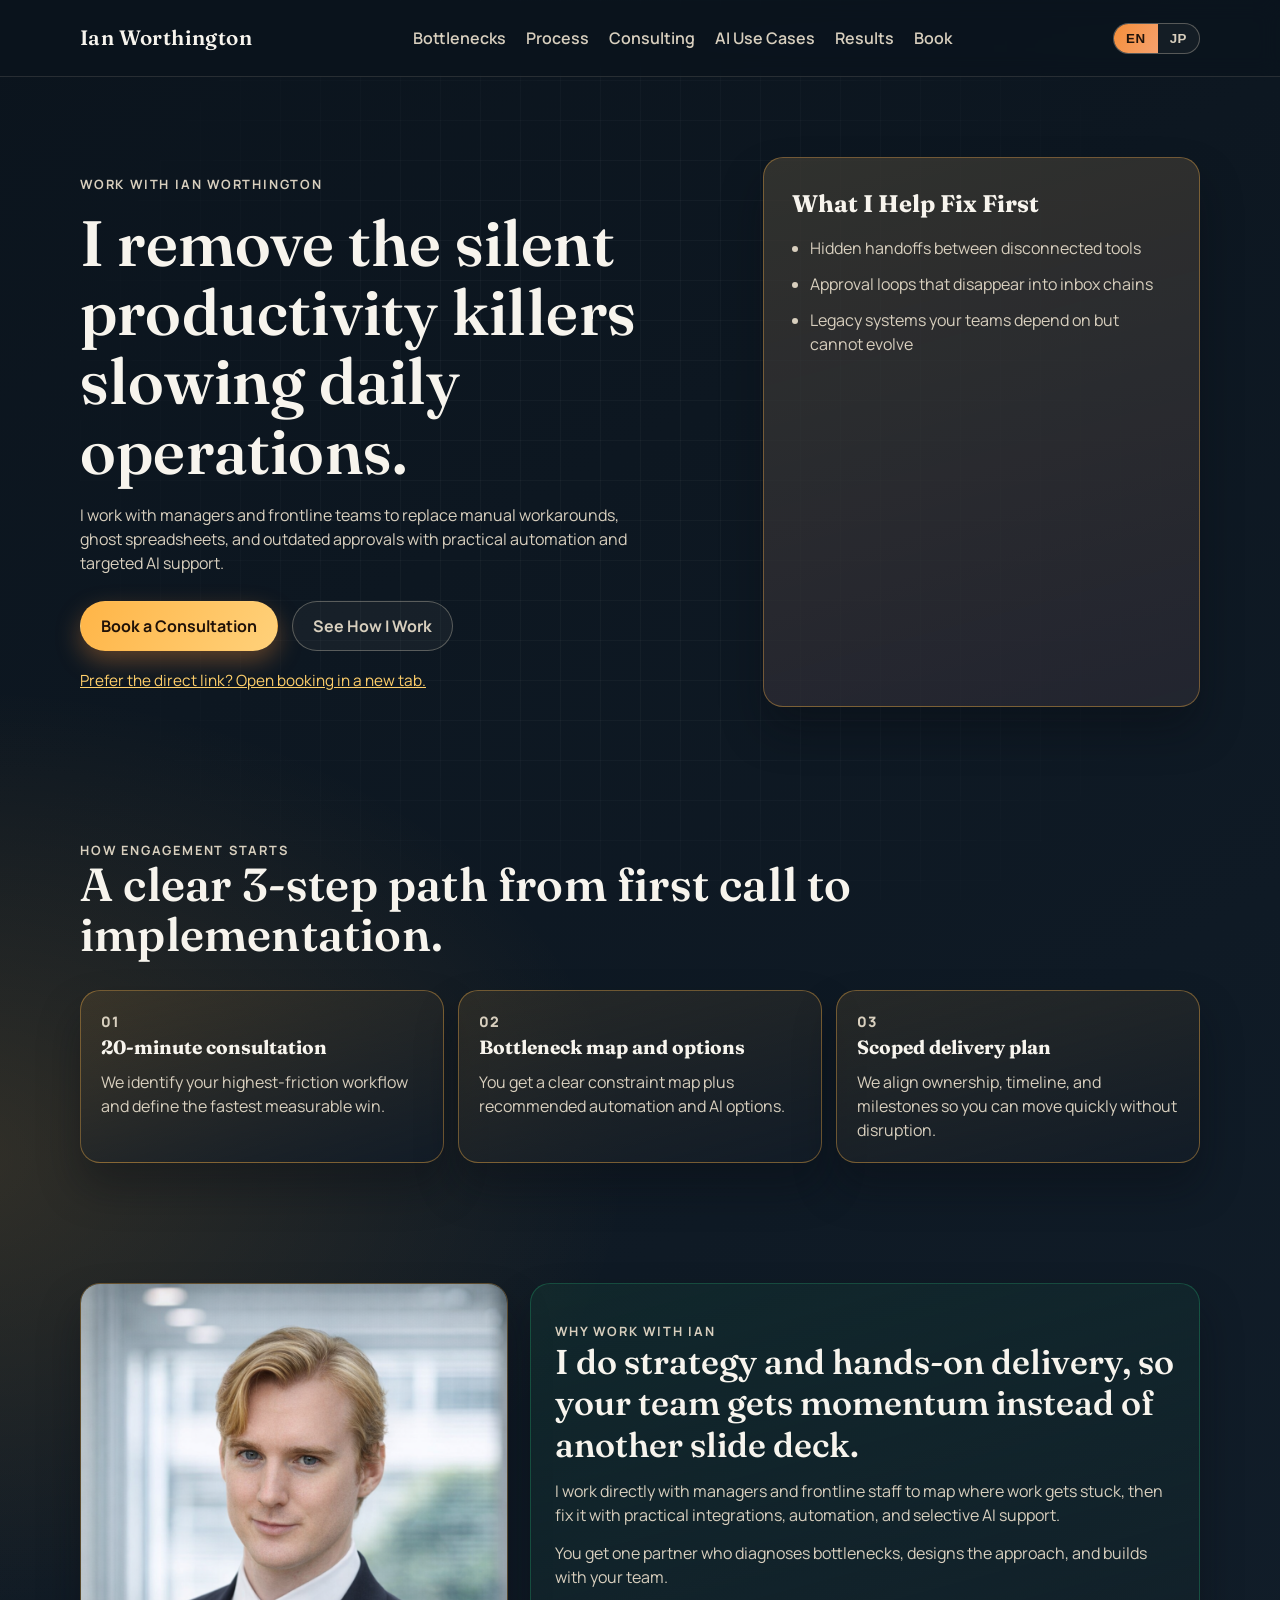
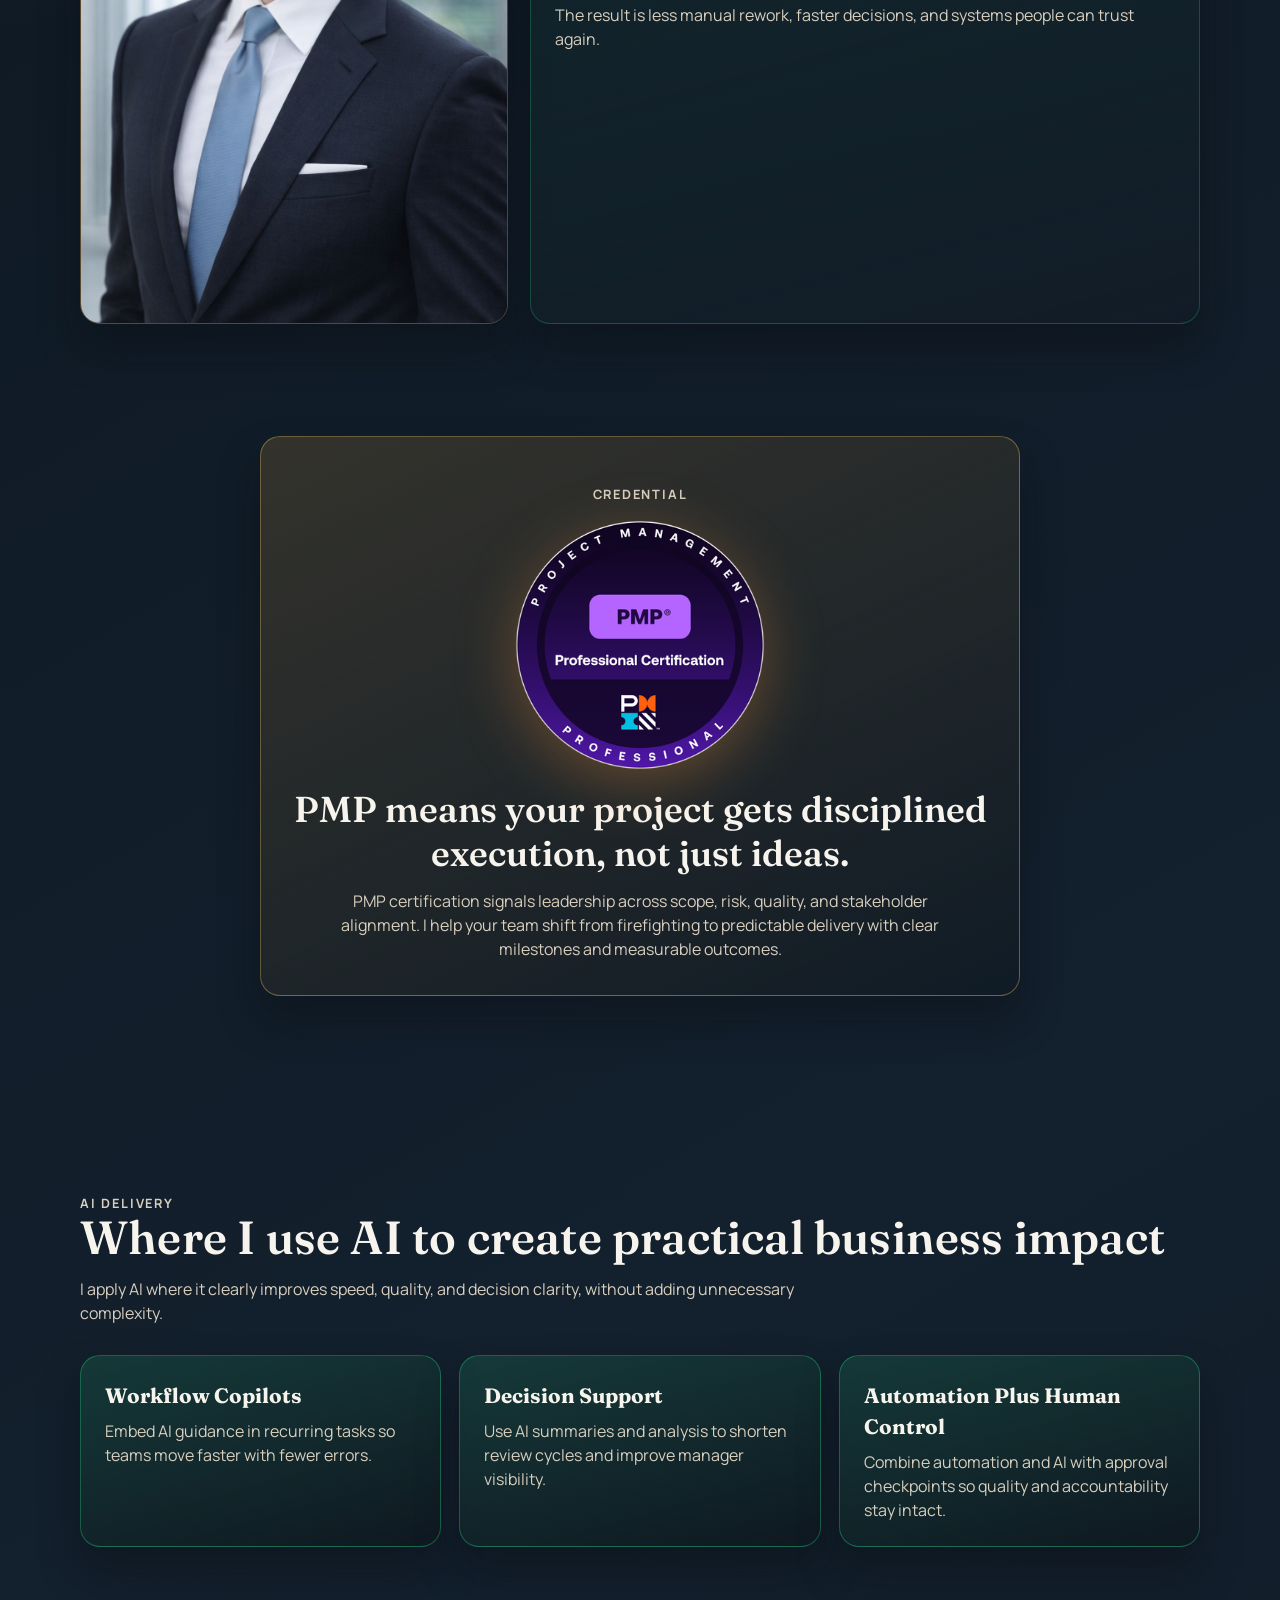
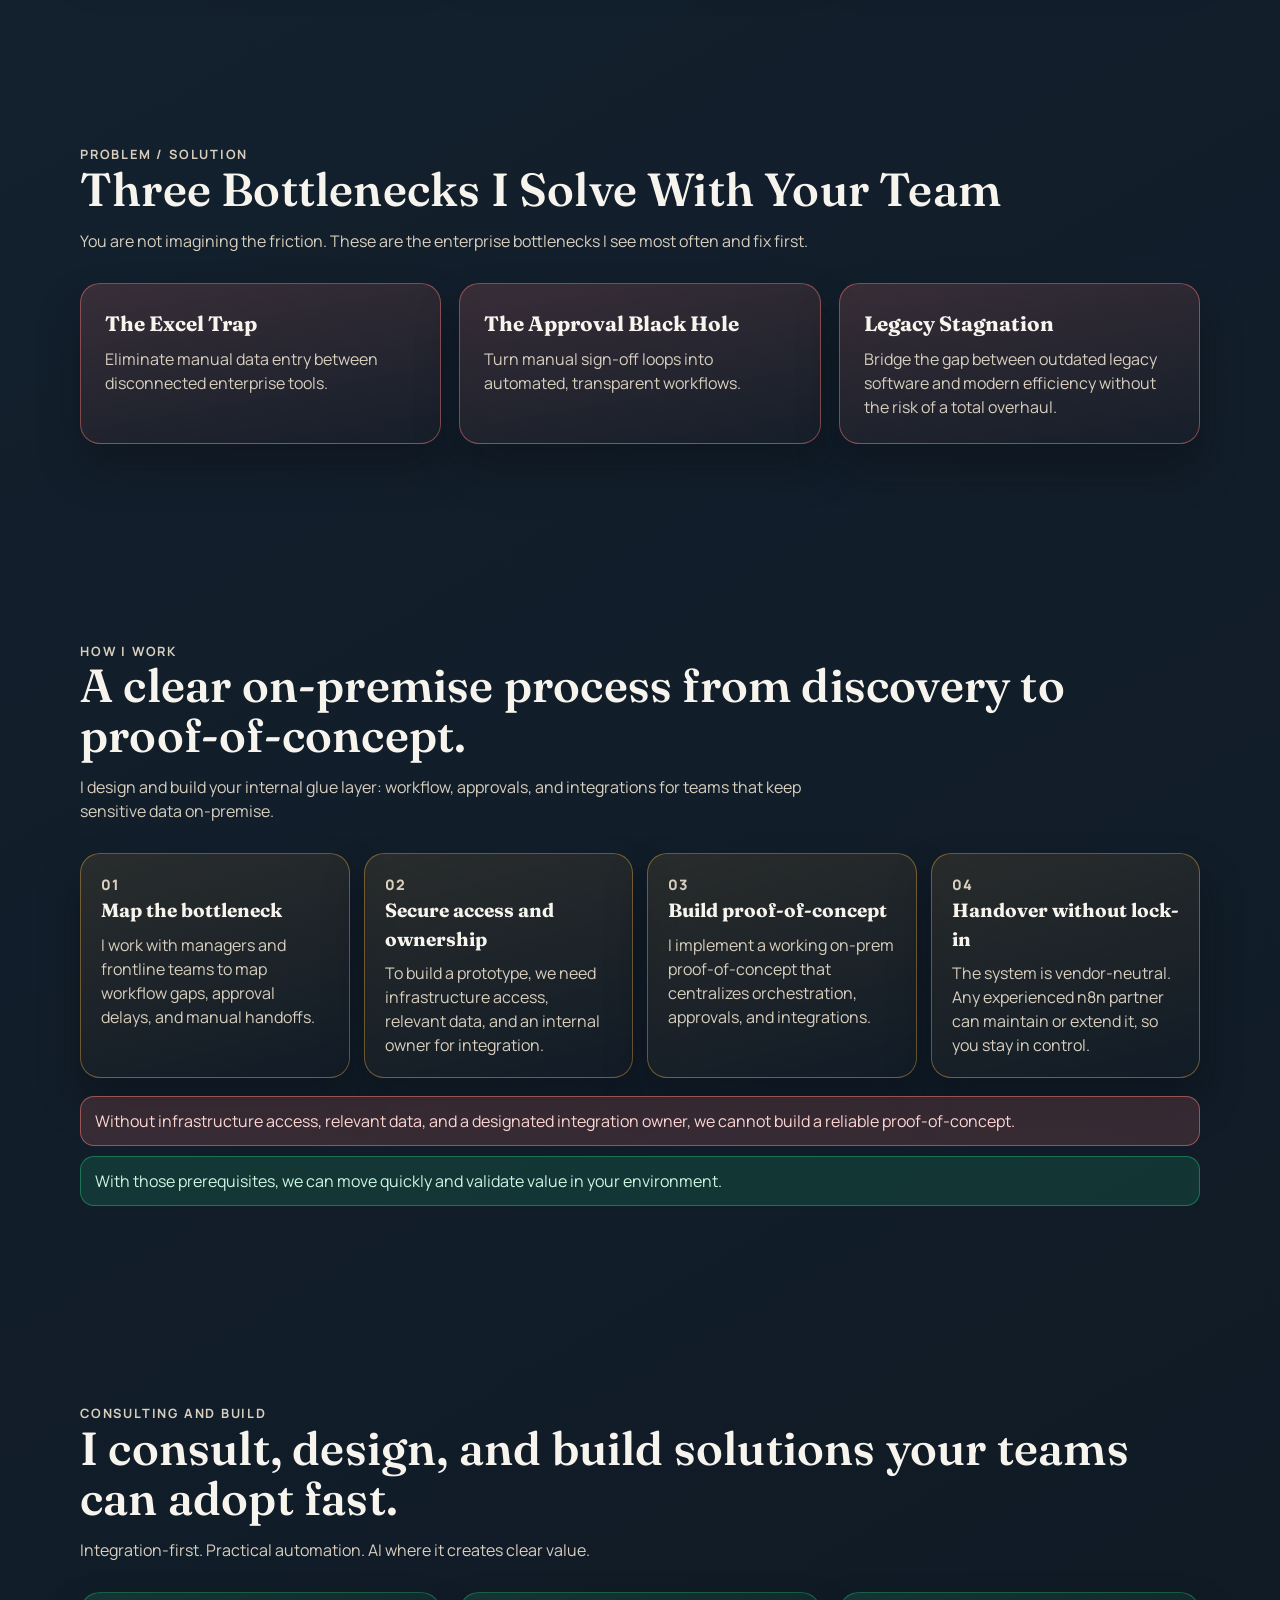
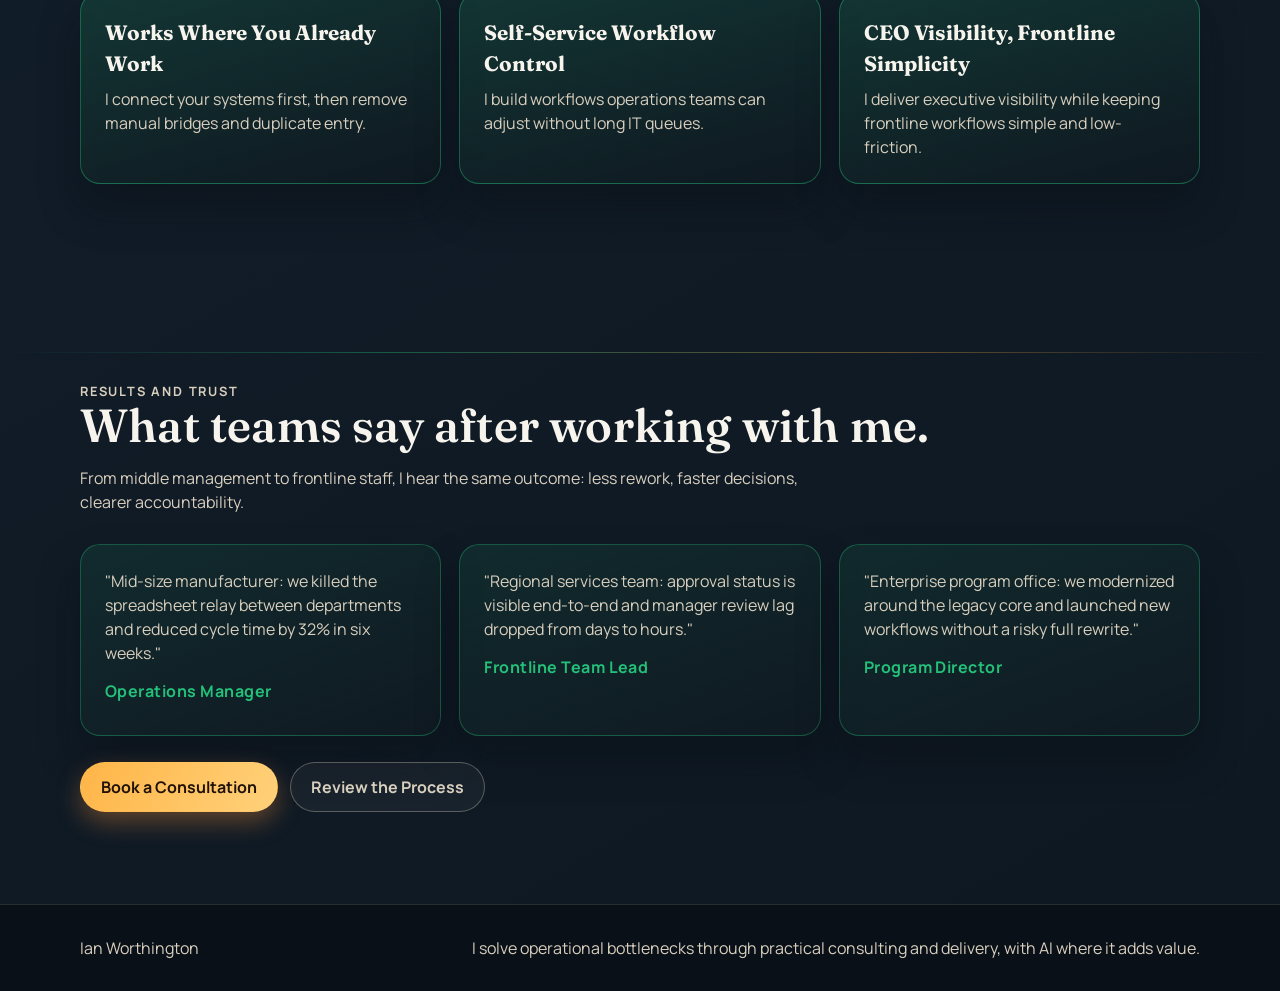
<file: index.html>
﻿<!DOCTYPE html>
<html lang="en">
<head>
  <meta charset="UTF-8">
  <meta name="viewport" content="width=device-width, initial-scale=1.0">
  <title>Ian Worthington | Consulting and Solution Building</title>
  <meta id="meta-description" name="description" content="I help teams remove operational bottlenecks and technical debt through hands-on consulting and practical solution delivery.">
  <link rel="preconnect" href="https://fonts.googleapis.com">
  <link rel="preconnect" href="https://fonts.gstatic.com" crossorigin>
  <link href="https://fonts.googleapis.com/css2?family=Fraunces:opsz,wght@9..144,300..700&family=Manrope:wght@400;500;600;700;800&display=swap" rel="stylesheet">
  <link rel="stylesheet" href="styles.css">
</head>
<!-- Google tag (gtag.js) -->
<script async src="https://www.googletagmanager.com/gtag/js?id=G-MWHQ6DY5W8"></script>
<script>
  window.dataLayer = window.dataLayer || [];
  function gtag(){dataLayer.push(arguments);}
  gtag('js', new Date());

  gtag('config', 'G-MWHQ6DY5W8');
</script>
<body>
  <div class="background-glow" aria-hidden="true"></div>

  <header class="site-header">
    <div class="container nav-wrap">
      <a href="#top" class="brand">Ian Worthington</a>
      <nav class="top-nav" aria-label="Main navigation">
        <a href="#pain" data-i18n="nav.pain">Bottlenecks</a>
        <a href="#process" data-i18n="nav.process">Process</a>
        <a href="#consulting" data-i18n="nav.features">Consulting</a>
        <a href="#ai-focus" data-i18n="nav.ai">AI Use Cases</a>
        <a href="#proof" data-i18n="nav.proof">Results</a>
        <a href="https://meeting.calendr.it//ian-worthington-consulting" data-i18n="nav.booking">Book</a>
      </nav>
      <div class="lang-switcher" role="group" aria-label="Language selector">
        <button class="lang-btn" type="button" data-lang="en" aria-pressed="false">EN</button>
        <button class="lang-btn" type="button" data-lang="ja" aria-pressed="false">JP</button>
      </div>
    </div>
  </header>

  <main id="top">
    <section class="hero section">
      <div class="container hero-grid">
        <div class="hero-copy reveal">
          <p class="kicker" data-i18n="hero.kicker">Work With Ian Worthington</p>
          <h1 data-i18n="hero.title">I help teams remove the silent productivity killers slowing down daily operations.</h1>
          <p data-i18n="hero.body">
            I partner with middle managers and frontline teams to replace manual workarounds,
            ghost spreadsheets, and outdated approval loops with practical automation and targeted AI support that fits your current stack.
          </p>
          <div class="hero-actions">
            <a class="btn btn-primary" href="https://meeting.calendr.it//ian-worthington-consulting" data-i18n="hero.ctaPrimary">Book a Consultation</a>
            <a class="btn btn-ghost" href="#process" data-i18n="hero.ctaSecondary">See How I Work</a>
          </div>
          <p class="hero-support"><a href="https://meeting.calendr.it//ian-worthington-consulting" target="_blank" rel="noopener noreferrer" data-i18n="hero.bookingFallback">Prefer the direct link? Open booking in a new tab.</a></p>
        </div>

        <aside class="hero-card reveal" aria-label="Highlights">
          <h2 data-i18n="hero.highlightsTitle">What I Help Fix First</h2>
          <ul>
            <li data-i18n="hero.highlight1">Hidden handoffs between disconnected tools</li>
            <li data-i18n="hero.highlight2">Approval loops that disappear into inbox chains</li>
            <li data-i18n="hero.highlight3">Legacy systems your teams depend on but cannot evolve</li>
          </ul>
        </aside>
      </div>
    </section>

    <section class="section quick-start" id="start-here">
      <div class="container">
        <div class="section-head reveal">
          <p class="kicker" data-i18n="start.kicker">How Engagement Starts</p>
          <h2 data-i18n="start.title">A simple 3-step path from first call to implementation.</h2>
        </div>
        <div class="flow-grid">
          <article class="flow-step reveal">
            <p class="flow-step-number">01</p>
            <h3 data-i18n="start.step1.title">20-minute consultation</h3>
            <p data-i18n="start.step1.body">We identify your highest-friction workflow and define the fastest measurable win.</p>
          </article>
          <article class="flow-step reveal">
            <p class="flow-step-number">02</p>
            <h3 data-i18n="start.step2.title">Bottleneck map and options</h3>
            <p data-i18n="start.step2.body">You receive a clear map of constraints plus recommended automation and AI options.</p>
          </article>
          <article class="flow-step reveal">
            <p class="flow-step-number">03</p>
            <h3 data-i18n="start.step3.title">Scoped delivery plan</h3>
            <p data-i18n="start.step3.body">We align on ownership, timeline, and milestones to move quickly without disruption.</p>
          </article>
        </div>
      </div>
    </section>

    <section class="section personal-intro" id="about-ian">
      <div class="container personal-intro-grid">
        <figure class="personal-photo reveal">
          <img src="pics/bigian.png" data-i18n-attr="alt:profile.imageAlt" alt="Portrait of Ian Worthington">
        </figure>
        <div class="personal-copy reveal">
          <p class="kicker" data-i18n="profile.kicker">Why Work With Ian</p>
          <h2 data-i18n="profile.title">I do both strategy and hands-on delivery, so your team gets momentum instead of another slide deck.</h2>
          <p data-i18n="profile.line1">I work directly with managers and frontline staff to map where work gets stuck, then fix those points with practical integrations and automation.</p>
          <p data-i18n="profile.line2">You get one partner who can diagnose operational bottlenecks, design the technical approach, and build the solution with your team.</p>
          <p data-i18n="profile.line3">The result is less manual rework, faster decisions, and systems people can trust again.</p>
        </div>
      </div>
    </section>

    <section class="section pmp-credential" id="pmp">
      <div class="container pmp-credential-wrap reveal">
        <p class="kicker" data-i18n="pmp.kicker">Credential</p>
        <img class="pmp-badge" src="pmp-badge.png" data-i18n-attr="alt:pmp.badgeAlt" alt="Project Management Professional certification badge">
        <h2 data-i18n="pmp.title">PMP means your project gets disciplined execution, not just ideas.</h2>
        <p data-i18n="pmp.body">PMP certification signals proven project leadership across scope, risk, quality, and stakeholder alignment. In practical terms, I help your team move from firefighting to predictable delivery with clear milestones, accountable ownership, and outcomes you can measure.</p>
      </div>
    </section>

    <section id="ai-focus" class="section ai-focus">
      <div class="container">
        <div class="section-head reveal">
          <p class="kicker" data-i18n="ai.kicker">AI Delivery</p>
          <h2 data-i18n="ai.title">Where I use AI to create practical business impact</h2>
          <p data-i18n="ai.body">I apply AI where it clearly improves speed, quality, and decision clarity, without forcing unnecessary complexity into your operations.</p>
        </div>
        <div class="consulting-grid">
          <article class="service-card service-card-success reveal">
            <h3 data-i18n="ai.card1.title">Workflow Copilots</h3>
            <p data-i18n="ai.card1.body">Bring AI guidance into recurring operational tasks so teams move faster with fewer errors.</p>
          </article>
          <article class="service-card service-card-success reveal">
            <h3 data-i18n="ai.card2.title">Decision Support</h3>
            <p data-i18n="ai.card2.body">Use AI-assisted summaries and analysis to shorten review cycles and improve manager visibility.</p>
          </article>
          <article class="service-card service-card-success reveal">
            <h3 data-i18n="ai.card3.title">Automation Plus Human Control</h3>
            <p data-i18n="ai.card3.body">Combine automation and AI with clear approval checkpoints so quality and accountability stay intact.</p>
          </article>
        </div>
      </div>
    </section>

    <section id="pain" class="section pain-points">
      <div class="container">
        <div class="section-head reveal">
          <p class="kicker" data-i18n="pain.kicker">Problem / Solution</p>
          <h2 data-i18n="pain.title">Three Bottlenecks I Solve With Your Team</h2>
          <p data-i18n="pain.body">You are not imagining the friction. These are the most common enterprise bottlenecks I see, and the first ones I help teams eliminate.</p>
        </div>

        <div class="pain-grid">
          <article class="pain-card reveal">
            <h3 data-i18n="pain.card1.title">The Excel Trap</h3>
            <p data-i18n="pain.card1.body">Eliminate manual data entry between disconnected enterprise tools.</p>
          </article>
          <article class="pain-card reveal">
            <h3 data-i18n="pain.card2.title">The Approval Black Hole</h3>
            <p data-i18n="pain.card2.body">Turn manual sign-off loops into automated, transparent workflows.</p>
          </article>
          <article class="pain-card reveal">
            <h3 data-i18n="pain.card3.title">Legacy Stagnation</h3>
            <p data-i18n="pain.card3.body">Bridge the gap between outdated legacy software and modern efficiency without the risk of a total overhaul.</p>
          </article>
        </div>
      </div>
    </section>

    <section id="process" class="section process-flow">
      <div class="container">
        <div class="section-head reveal">
          <p class="kicker" data-i18n="process.kicker">How I Work</p>
          <h2 data-i18n="process.title">A clear on-premise process from discovery to proof-of-concept.</h2>
          <p data-i18n="process.body">My role is to design and build your internal glue layer: a master workflow, approval, and integration system for companies that want to keep sensitive data on-premise.</p>
        </div>

        <div class="flow-grid">
          <article class="flow-step reveal">
            <p class="flow-step-number">01</p>
            <h3 data-i18n="process.step1.title">Map the bottleneck</h3>
            <p data-i18n="process.step1.body">I work with your managers and frontline teams to map current workflow gaps, approval delays, and manual handoffs.</p>
          </article>
          <article class="flow-step reveal">
            <p class="flow-step-number">02</p>
            <h3 data-i18n="process.step2.title">Secure access and ownership</h3>
            <p data-i18n="process.step2.body">To build a prototype, we need access to your infrastructure, relevant data, and a responsible internal owner for on-prem integration.</p>
          </article>
          <article class="flow-step reveal">
            <p class="flow-step-number">03</p>
            <h3 data-i18n="process.step3.title">Build proof-of-concept</h3>
            <p data-i18n="process.step3.body">I implement a working on-prem proof-of-concept that centralizes workflow orchestration, approvals, and integrations.</p>
          </article>
          <article class="flow-step reveal">
            <p class="flow-step-number">04</p>
            <h3 data-i18n="process.step4.title">Handover without lock-in</h3>
            <p data-i18n="process.step4.body">The system is vendor-neutral. Any experienced n8n partner can maintain or extend it, so you stay in control.</p>
          </article>
        </div>

        <div class="process-notes reveal">
          <p class="process-warning" data-i18n="process.warning">Without infrastructure access, relevant data, and a designated integration owner, we cannot build a reliable proof-of-concept.</p>
          <p class="process-success" data-i18n="process.success">With those prerequisites in place, we can move quickly and validate value on your own environment.</p>
        </div>
      </div>
    </section>

    <section id="consulting" class="section consulting">
      <div class="container">
        <div class="section-head reveal">
          <p class="kicker" data-i18n="features.kicker">Consulting and Build</p>
          <h2 data-i18n="features.title">I consult, design, and build solutions your teams can adopt quickly.</h2>
          <p data-i18n="features.body">Integration-first. Self-service by design. Built where your people already work.</p>
        </div>

        <div class="consulting-grid">
          <article class="service-card service-card-success reveal">
            <h3 data-i18n="features.card1.title">Works Where You Already Work</h3>
            <p data-i18n="features.card1.body">I connect your current systems first, then remove manual bridges and duplicate entry.</p>
          </article>
          <article class="service-card service-card-success reveal">
            <h3 data-i18n="features.card2.title">Self-Service Workflow Control</h3>
            <p data-i18n="features.card2.body">I build workflows your operations teams can adjust without waiting on long IT queues.</p>
          </article>
          <article class="service-card service-card-success reveal">
            <h3 data-i18n="features.card3.title">CEO Visibility, Frontline Simplicity</h3>
            <p data-i18n="features.card3.body">I deliver CEO-level visibility while keeping frontline workflows simple and low-friction.</p>
          </article>
        </div>
      </div>
    </section>

    <section id="proof" class="section proof">
      <div class="container">
        <div class="section-head reveal">
          <p class="kicker" data-i18n="proof.kicker">Results and Trust</p>
          <h2 data-i18n="proof.title">What teams say after working with me.</h2>
          <p data-i18n="proof.body">From middle management to frontline staff, I hear the same outcome: less rework, faster decisions, and clearer accountability.</p>
        </div>

        <div class="proof-grid">
          <article class="proof-card reveal">
            <p data-i18n="proof.quote1">"Mid-size manufacturer: we killed the spreadsheet relay between departments and reduced cycle time by 32% in six weeks."</p>
            <h3 data-i18n="proof.role1">Operations Manager</h3>
          </article>
          <article class="proof-card reveal">
            <p data-i18n="proof.quote2">"Regional services team: approval status is visible end-to-end and manager review lag dropped from days to hours."</p>
            <h3 data-i18n="proof.role2">Frontline Team Lead</h3>
          </article>
          <article class="proof-card reveal">
            <p data-i18n="proof.quote3">"Enterprise program office: we modernized around the legacy core and launched new workflows without a risky full rewrite."</p>
            <h3 data-i18n="proof.role3">Program Director</h3>
          </article>
        </div>

        <div class="proof-cta reveal">
          <a class="btn btn-primary" href="https://meeting.calendr.it//ian-worthington-consulting" data-i18n="proof.cta1">Book a Consultation</a>
          <a class="btn btn-ghost" href="#process" data-i18n="proof.cta2">Review the Process</a>
        </div>
      </div>
    </section>

  </main>

  <footer class="site-footer">
    <div class="container">
      <p>Ian Worthington</p>
      <p data-i18n="footer.tagline">I solve operational bottlenecks through practical consulting and solution delivery, with AI where it adds clear value.</p>
    </div>
  </footer>

  <script src="script.js"></script>
</body>
</html>
</file>
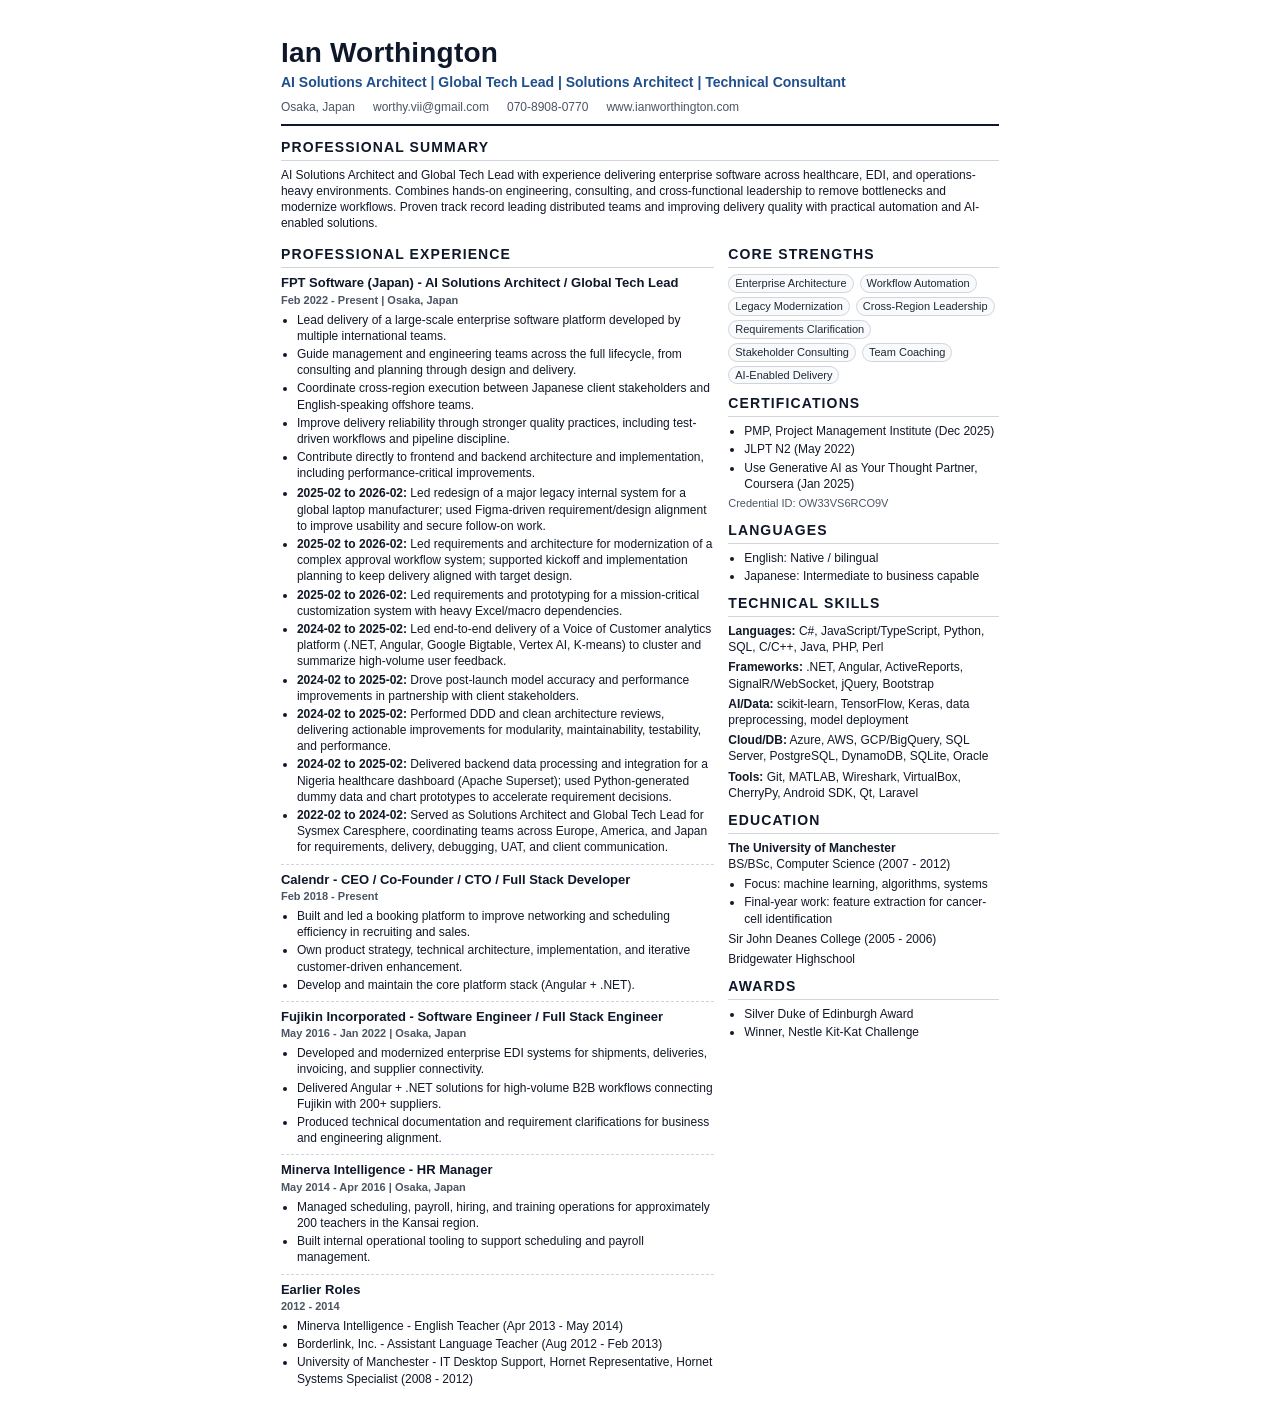
<file: resume-print.html>
<!DOCTYPE html>
<html lang="en">
<head>
  <meta charset="UTF-8">
  <meta name="viewport" content="width=device-width, initial-scale=1.0">
  <title>Ian Worthington Resume</title>
  <style>
    @page {
      size: A4;
      margin: 12mm;
    }

    :root {
      --text: #111827;
      --muted: #4b5563;
      --line: #d1d5db;
      --heading: #0f172a;
      --accent: #1f4f8c;
      --bg-soft: #f8fafc;
    }

    * {
      box-sizing: border-box;
    }

    html, body {
      margin: 0;
      padding: 0;
      color: var(--text);
      font-family: "Segoe UI", Calibri, Arial, sans-serif;
      line-height: 1.35;
      background: #ffffff;
    }

    .page {
      width: 210mm;
      min-height: 297mm;
      margin: 0 auto;
      padding: 10mm;
      background: #fff;
    }

    header {
      border-bottom: 2px solid var(--heading);
      padding-bottom: 8px;
      margin-bottom: 12px;
    }

    h1 {
      margin: 0;
      font-size: 28px;
      line-height: 1.1;
      color: var(--heading);
      letter-spacing: 0.2px;
    }

    .subtitle {
      margin: 4px 0 8px;
      font-size: 14px;
      color: var(--accent);
      font-weight: 600;
    }

    .contact {
      display: flex;
      flex-wrap: wrap;
      gap: 10px 18px;
      font-size: 12px;
      color: var(--muted);
    }

    .section {
      margin-top: 10px;
      break-inside: avoid;
      page-break-inside: avoid;
    }

    .section h2 {
      margin: 0 0 6px;
      font-size: 14px;
      color: var(--heading);
      text-transform: uppercase;
      letter-spacing: 0.08em;
      border-bottom: 1px solid var(--line);
      padding-bottom: 3px;
    }

    p {
      margin: 4px 0;
      font-size: 12px;
    }

    ul {
      margin: 4px 0 0;
      padding-left: 16px;
    }

    li {
      margin: 2px 0;
      font-size: 12px;
    }

    .two-col {
      display: grid;
      grid-template-columns: 1.6fr 1fr;
      gap: 14px;
      align-items: start;
    }

    .meta-grid {
      display: grid;
      grid-template-columns: repeat(2, minmax(0, 1fr));
      gap: 10px;
    }

    .role {
      margin-top: 8px;
      padding-top: 6px;
      border-top: 1px dashed var(--line);
      break-inside: avoid;
      page-break-inside: avoid;
    }

    .role:first-of-type {
      border-top: 0;
      padding-top: 0;
      margin-top: 0;
    }

    .role-title {
      font-size: 13px;
      font-weight: 700;
      margin: 0;
      color: var(--heading);
    }

    .role-meta {
      margin: 1px 0 4px;
      color: var(--muted);
      font-size: 11px;
      font-weight: 600;
    }

    .tag-list {
      display: flex;
      flex-wrap: wrap;
      gap: 4px 6px;
    }

    .tag {
      background: var(--bg-soft);
      border: 1px solid var(--line);
      padding: 1px 6px;
      border-radius: 10px;
      font-size: 11px;
      color: #1f2937;
      white-space: nowrap;
    }

    .small {
      font-size: 11px;
      color: var(--muted);
    }

    @media print {
      body {
        background: #fff;
      }

      .page {
        width: auto;
        min-height: auto;
        margin: 0;
        padding: 0;
      }

      .two-col {
        display: block;
      }

      .section,
      .role {
        break-inside: auto;
        page-break-inside: auto;
      }

      a {
        color: inherit;
        text-decoration: none;
      }
    }
  </style>
</head>
<body>
  <main class="page">
    <header>
      <h1>Ian Worthington</h1>
      <div class="subtitle">AI Solutions Architect | Global Tech Lead | Solutions Architect | Technical Consultant</div>
      <div class="contact">
        <span>Osaka, Japan</span>
        <span>worthy.vii@gmail.com</span>
        <span>070-8908-0770</span>
        <span>www.ianworthington.com</span>
      </div>
    </header>

    <section class="section">
      <h2>Professional Summary</h2>
      <p>AI Solutions Architect and Global Tech Lead with experience delivering enterprise software across healthcare, EDI, and operations-heavy environments. Combines hands-on engineering, consulting, and cross-functional leadership to remove bottlenecks and modernize workflows. Proven track record leading distributed teams and improving delivery quality with practical automation and AI-enabled solutions.</p>
    </section>

    <div class="two-col">
      <div>
        <section class="section">
          <h2>Professional Experience</h2>

          <article class="role">
            <p class="role-title">FPT Software (Japan) - AI Solutions Architect / Global Tech Lead</p>
            <p class="role-meta">Feb 2022 - Present | Osaka, Japan</p>
            <ul>
              <li>Lead delivery of a large-scale enterprise software platform developed by multiple international teams.</li>
              <li>Guide management and engineering teams across the full lifecycle, from consulting and planning through design and delivery.</li>
              <li>Coordinate cross-region execution between Japanese client stakeholders and English-speaking offshore teams.</li>
              <li>Improve delivery reliability through stronger quality practices, including test-driven workflows and pipeline discipline.</li>
              <li>Contribute directly to frontend and backend architecture and implementation, including performance-critical improvements.</li>
            </ul>
            <ul>
              <li><strong>2025-02 to 2026-02:</strong> Led redesign of a major legacy internal system for a global laptop manufacturer; used Figma-driven requirement/design alignment to improve usability and secure follow-on work.</li>
              <li><strong>2025-02 to 2026-02:</strong> Led requirements and architecture for modernization of a complex approval workflow system; supported kickoff and implementation planning to keep delivery aligned with target design.</li>
              <li><strong>2025-02 to 2026-02:</strong> Led requirements and prototyping for a mission-critical customization system with heavy Excel/macro dependencies.</li>
              <li><strong>2024-02 to 2025-02:</strong> Led end-to-end delivery of a Voice of Customer analytics platform (.NET, Angular, Google Bigtable, Vertex AI, K-means) to cluster and summarize high-volume user feedback.</li>
              <li><strong>2024-02 to 2025-02:</strong> Drove post-launch model accuracy and performance improvements in partnership with client stakeholders.</li>
              <li><strong>2024-02 to 2025-02:</strong> Performed DDD and clean architecture reviews, delivering actionable improvements for modularity, maintainability, testability, and performance.</li>
              <li><strong>2024-02 to 2025-02:</strong> Delivered backend data processing and integration for a Nigeria healthcare dashboard (Apache Superset); used Python-generated dummy data and chart prototypes to accelerate requirement decisions.</li>
              <li><strong>2022-02 to 2024-02:</strong> Served as Solutions Architect and Global Tech Lead for Sysmex Caresphere, coordinating teams across Europe, America, and Japan for requirements, delivery, debugging, UAT, and client communication.</li>
            </ul>
          </article>

          <article class="role">
            <p class="role-title">Calendr - CEO / Co-Founder / CTO / Full Stack Developer</p>
            <p class="role-meta">Feb 2018 - Present</p>
            <ul>
              <li>Built and led a booking platform to improve networking and scheduling efficiency in recruiting and sales.</li>
              <li>Own product strategy, technical architecture, implementation, and iterative customer-driven enhancement.</li>
              <li>Develop and maintain the core platform stack (Angular + .NET).</li>
            </ul>
          </article>

          <article class="role">
            <p class="role-title">Fujikin Incorporated - Software Engineer / Full Stack Engineer</p>
            <p class="role-meta">May 2016 - Jan 2022 | Osaka, Japan</p>
            <ul>
              <li>Developed and modernized enterprise EDI systems for shipments, deliveries, invoicing, and supplier connectivity.</li>
              <li>Delivered Angular + .NET solutions for high-volume B2B workflows connecting Fujikin with 200+ suppliers.</li>
              <li>Produced technical documentation and requirement clarifications for business and engineering alignment.</li>
            </ul>
          </article>

          <article class="role">
            <p class="role-title">Minerva Intelligence - HR Manager</p>
            <p class="role-meta">May 2014 - Apr 2016 | Osaka, Japan</p>
            <ul>
              <li>Managed scheduling, payroll, hiring, and training operations for approximately 200 teachers in the Kansai region.</li>
              <li>Built internal operational tooling to support scheduling and payroll management.</li>
            </ul>
          </article>

          <article class="role">
            <p class="role-title">Earlier Roles</p>
            <p class="role-meta">2012 - 2014</p>
            <ul>
              <li>Minerva Intelligence - English Teacher (Apr 2013 - May 2014)</li>
              <li>Borderlink, Inc. - Assistant Language Teacher (Aug 2012 - Feb 2013)</li>
              <li>University of Manchester - IT Desktop Support, Hornet Representative, Hornet Systems Specialist (2008 - 2012)</li>
            </ul>
          </article>
        </section>
      </div>

      <aside>
        <section class="section">
          <h2>Core Strengths</h2>
          <div class="tag-list">
            <span class="tag">Enterprise Architecture</span>
            <span class="tag">Workflow Automation</span>
            <span class="tag">Legacy Modernization</span>
            <span class="tag">Cross-Region Leadership</span>
            <span class="tag">Requirements Clarification</span>
            <span class="tag">Stakeholder Consulting</span>
            <span class="tag">Team Coaching</span>
            <span class="tag">AI-Enabled Delivery</span>
          </div>
        </section>

        <section class="section">
          <h2>Certifications</h2>
          <ul>
            <li>PMP, Project Management Institute (Dec 2025)</li>
            <li>JLPT N2 (May 2022)</li>
            <li>Use Generative AI as Your Thought Partner, Coursera (Jan 2025)</li>
          </ul>
          <p class="small">Credential ID: OW33VS6RCO9V</p>
        </section>

        <section class="section">
          <h2>Languages</h2>
          <ul>
            <li>English: Native / bilingual</li>
            <li>Japanese: Intermediate to business capable</li>
          </ul>
        </section>

        <section class="section">
          <h2>Technical Skills</h2>
          <p><strong>Languages:</strong> C#, JavaScript/TypeScript, Python, SQL, C/C++, Java, PHP, Perl</p>
          <p><strong>Frameworks:</strong> .NET, Angular, ActiveReports, SignalR/WebSocket, jQuery, Bootstrap</p>
          <p><strong>AI/Data:</strong> scikit-learn, TensorFlow, Keras, data preprocessing, model deployment</p>
          <p><strong>Cloud/DB:</strong> Azure, AWS, GCP/BigQuery, SQL Server, PostgreSQL, DynamoDB, SQLite, Oracle</p>
          <p><strong>Tools:</strong> Git, MATLAB, Wireshark, VirtualBox, CherryPy, Android SDK, Qt, Laravel</p>
        </section>

        <section class="section">
          <h2>Education</h2>
          <p><strong>The University of Manchester</strong><br>BS/BSc, Computer Science (2007 - 2012)</p>
          <ul>
            <li>Focus: machine learning, algorithms, systems</li>
            <li>Final-year work: feature extraction for cancer-cell identification</li>
          </ul>
          <p>Sir John Deanes College (2005 - 2006)</p>
          <p>Bridgewater Highschool</p>
        </section>

        <section class="section">
          <h2>Awards</h2>
          <ul>
            <li>Silver Duke of Edinburgh Award</li>
            <li>Winner, Nestle Kit-Kat Challenge</li>
          </ul>
        </section>
      </aside>
    </div>
  </main>
</body>
</html>
</file>
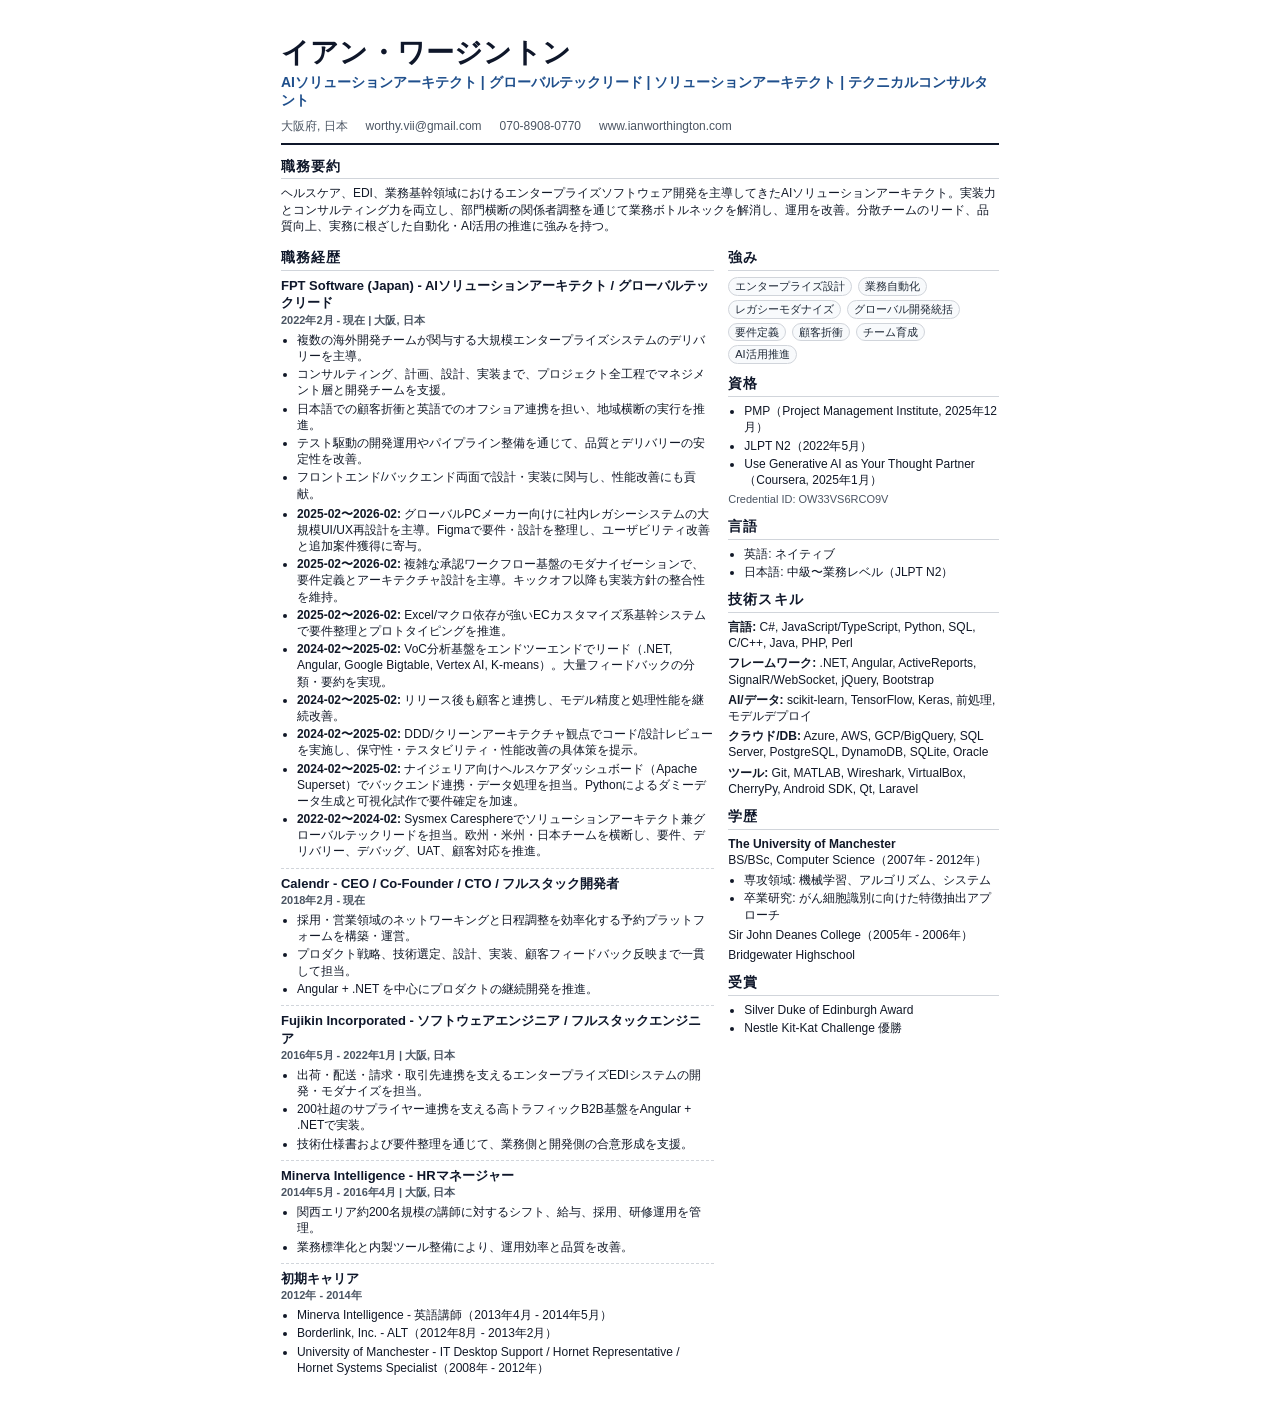
<file: resume-print.ja.html>
<!DOCTYPE html>
<html lang="ja">
<head>
  <meta charset="UTF-8">
  <meta name="viewport" content="width=device-width, initial-scale=1.0">
  <title>イアン・ワージントン 履歴書</title>
  <style>
    @page {
      size: A4;
      margin: 12mm;
    }

    :root {
      --text: #111827;
      --muted: #4b5563;
      --line: #d1d5db;
      --heading: #0f172a;
      --accent: #1f4f8c;
      --bg-soft: #f8fafc;
    }

    * {
      box-sizing: border-box;
    }

    html, body {
      margin: 0;
      padding: 0;
      color: var(--text);
      font-family: "Yu Gothic UI", "Hiragino Kaku Gothic ProN", "Meiryo", "Segoe UI", Arial, sans-serif;
      line-height: 1.35;
      background: #ffffff;
    }

    .page {
      width: 210mm;
      min-height: 297mm;
      margin: 0 auto;
      padding: 10mm;
      background: #fff;
    }

    header {
      border-bottom: 2px solid var(--heading);
      padding-bottom: 8px;
      margin-bottom: 12px;
    }

    h1 {
      margin: 0;
      font-size: 28px;
      line-height: 1.1;
      color: var(--heading);
      letter-spacing: 0.2px;
    }

    .subtitle {
      margin: 4px 0 8px;
      font-size: 14px;
      color: var(--accent);
      font-weight: 600;
    }

    .contact {
      display: flex;
      flex-wrap: wrap;
      gap: 10px 18px;
      font-size: 12px;
      color: var(--muted);
    }

    .section {
      margin-top: 10px;
      break-inside: avoid;
      page-break-inside: avoid;
    }

    .section h2 {
      margin: 0 0 6px;
      font-size: 14px;
      color: var(--heading);
      text-transform: uppercase;
      letter-spacing: 0.08em;
      border-bottom: 1px solid var(--line);
      padding-bottom: 3px;
    }

    p {
      margin: 4px 0;
      font-size: 12px;
    }

    ul {
      margin: 4px 0 0;
      padding-left: 16px;
    }

    li {
      margin: 2px 0;
      font-size: 12px;
    }

    .two-col {
      display: grid;
      grid-template-columns: 1.6fr 1fr;
      gap: 14px;
      align-items: start;
    }

    .role {
      margin-top: 8px;
      padding-top: 6px;
      border-top: 1px dashed var(--line);
      break-inside: avoid;
      page-break-inside: avoid;
    }

    .role:first-of-type {
      border-top: 0;
      padding-top: 0;
      margin-top: 0;
    }

    .role-title {
      font-size: 13px;
      font-weight: 700;
      margin: 0;
      color: var(--heading);
    }

    .role-meta {
      margin: 1px 0 4px;
      color: var(--muted);
      font-size: 11px;
      font-weight: 600;
    }

    .tag-list {
      display: flex;
      flex-wrap: wrap;
      gap: 4px 6px;
    }

    .tag {
      background: var(--bg-soft);
      border: 1px solid var(--line);
      padding: 1px 6px;
      border-radius: 10px;
      font-size: 11px;
      color: #1f2937;
      white-space: nowrap;
    }

    .small {
      font-size: 11px;
      color: var(--muted);
    }

    @media print {
      body {
        background: #fff;
      }

      .page {
        width: auto;
        min-height: auto;
        margin: 0;
        padding: 0;
      }

      .two-col {
        display: block;
      }

      .section,
      .role {
        break-inside: auto;
        page-break-inside: auto;
      }

      a {
        color: inherit;
        text-decoration: none;
      }
    }
  </style>
</head>
<body>
  <main class="page">
    <header>
      <h1>イアン・ワージントン</h1>
      <div class="subtitle">AIソリューションアーキテクト | グローバルテックリード | ソリューションアーキテクト | テクニカルコンサルタント</div>
      <div class="contact">
        <span>大阪府, 日本</span>
        <span>worthy.vii@gmail.com</span>
        <span>070-8908-0770</span>
        <span>www.ianworthington.com</span>
      </div>
    </header>

    <section class="section">
      <h2>職務要約</h2>
      <p>ヘルスケア、EDI、業務基幹領域におけるエンタープライズソフトウェア開発を主導してきたAIソリューションアーキテクト。実装力とコンサルティング力を両立し、部門横断の関係者調整を通じて業務ボトルネックを解消し、運用を改善。分散チームのリード、品質向上、実務に根ざした自動化・AI活用の推進に強みを持つ。</p>
    </section>

    <div class="two-col">
      <div>
        <section class="section">
          <h2>職務経歴</h2>

          <article class="role">
            <p class="role-title">FPT Software (Japan) - AIソリューションアーキテクト / グローバルテックリード</p>
            <p class="role-meta">2022年2月 - 現在 | 大阪, 日本</p>
            <ul>
              <li>複数の海外開発チームが関与する大規模エンタープライズシステムのデリバリーを主導。</li>
              <li>コンサルティング、計画、設計、実装まで、プロジェクト全工程でマネジメント層と開発チームを支援。</li>
              <li>日本語での顧客折衝と英語でのオフショア連携を担い、地域横断の実行を推進。</li>
              <li>テスト駆動の開発運用やパイプライン整備を通じて、品質とデリバリーの安定性を改善。</li>
              <li>フロントエンド/バックエンド両面で設計・実装に関与し、性能改善にも貢献。</li>
            </ul>
            <ul>
              <li><strong>2025-02〜2026-02:</strong> グローバルPCメーカー向けに社内レガシーシステムの大規模UI/UX再設計を主導。Figmaで要件・設計を整理し、ユーザビリティ改善と追加案件獲得に寄与。</li>
              <li><strong>2025-02〜2026-02:</strong> 複雑な承認ワークフロー基盤のモダナイゼーションで、要件定義とアーキテクチャ設計を主導。キックオフ以降も実装方針の整合性を維持。</li>
              <li><strong>2025-02〜2026-02:</strong> Excel/マクロ依存が強いECカスタマイズ系基幹システムで要件整理とプロトタイピングを推進。</li>
              <li><strong>2024-02〜2025-02:</strong> VoC分析基盤をエンドツーエンドでリード（.NET, Angular, Google Bigtable, Vertex AI, K-means）。大量フィードバックの分類・要約を実現。</li>
              <li><strong>2024-02〜2025-02:</strong> リリース後も顧客と連携し、モデル精度と処理性能を継続改善。</li>
              <li><strong>2024-02〜2025-02:</strong> DDD/クリーンアーキテクチャ観点でコード/設計レビューを実施し、保守性・テスタビリティ・性能改善の具体策を提示。</li>
              <li><strong>2024-02〜2025-02:</strong> ナイジェリア向けヘルスケアダッシュボード（Apache Superset）でバックエンド連携・データ処理を担当。Pythonによるダミーデータ生成と可視化試作で要件確定を加速。</li>
              <li><strong>2022-02〜2024-02:</strong> Sysmex Caresphereでソリューションアーキテクト兼グローバルテックリードを担当。欧州・米州・日本チームを横断し、要件、デリバリー、デバッグ、UAT、顧客対応を推進。</li>
            </ul>
          </article>

          <article class="role">
            <p class="role-title">Calendr - CEO / Co-Founder / CTO / フルスタック開発者</p>
            <p class="role-meta">2018年2月 - 現在</p>
            <ul>
              <li>採用・営業領域のネットワーキングと日程調整を効率化する予約プラットフォームを構築・運営。</li>
              <li>プロダクト戦略、技術選定、設計、実装、顧客フィードバック反映まで一貫して担当。</li>
              <li>Angular + .NET を中心にプロダクトの継続開発を推進。</li>
            </ul>
          </article>

          <article class="role">
            <p class="role-title">Fujikin Incorporated - ソフトウェアエンジニア / フルスタックエンジニア</p>
            <p class="role-meta">2016年5月 - 2022年1月 | 大阪, 日本</p>
            <ul>
              <li>出荷・配送・請求・取引先連携を支えるエンタープライズEDIシステムの開発・モダナイズを担当。</li>
              <li>200社超のサプライヤー連携を支える高トラフィックB2B基盤をAngular + .NETで実装。</li>
              <li>技術仕様書および要件整理を通じて、業務側と開発側の合意形成を支援。</li>
            </ul>
          </article>

          <article class="role">
            <p class="role-title">Minerva Intelligence - HRマネージャー</p>
            <p class="role-meta">2014年5月 - 2016年4月 | 大阪, 日本</p>
            <ul>
              <li>関西エリア約200名規模の講師に対するシフト、給与、採用、研修運用を管理。</li>
              <li>業務標準化と内製ツール整備により、運用効率と品質を改善。</li>
            </ul>
          </article>

          <article class="role">
            <p class="role-title">初期キャリア</p>
            <p class="role-meta">2012年 - 2014年</p>
            <ul>
              <li>Minerva Intelligence - 英語講師（2013年4月 - 2014年5月）</li>
              <li>Borderlink, Inc. - ALT（2012年8月 - 2013年2月）</li>
              <li>University of Manchester - IT Desktop Support / Hornet Representative / Hornet Systems Specialist（2008年 - 2012年）</li>
            </ul>
          </article>
        </section>
      </div>

      <aside>
        <section class="section">
          <h2>強み</h2>
          <div class="tag-list">
            <span class="tag">エンタープライズ設計</span>
            <span class="tag">業務自動化</span>
            <span class="tag">レガシーモダナイズ</span>
            <span class="tag">グローバル開発統括</span>
            <span class="tag">要件定義</span>
            <span class="tag">顧客折衝</span>
            <span class="tag">チーム育成</span>
            <span class="tag">AI活用推進</span>
          </div>
        </section>

        <section class="section">
          <h2>資格</h2>
          <ul>
            <li>PMP（Project Management Institute, 2025年12月）</li>
            <li>JLPT N2（2022年5月）</li>
            <li>Use Generative AI as Your Thought Partner（Coursera, 2025年1月）</li>
          </ul>
          <p class="small">Credential ID: OW33VS6RCO9V</p>
        </section>

        <section class="section">
          <h2>言語</h2>
          <ul>
            <li>英語: ネイティブ</li>
            <li>日本語: 中級〜業務レベル（JLPT N2）</li>
          </ul>
        </section>

        <section class="section">
          <h2>技術スキル</h2>
          <p><strong>言語:</strong> C#, JavaScript/TypeScript, Python, SQL, C/C++, Java, PHP, Perl</p>
          <p><strong>フレームワーク:</strong> .NET, Angular, ActiveReports, SignalR/WebSocket, jQuery, Bootstrap</p>
          <p><strong>AI/データ:</strong> scikit-learn, TensorFlow, Keras, 前処理, モデルデプロイ</p>
          <p><strong>クラウド/DB:</strong> Azure, AWS, GCP/BigQuery, SQL Server, PostgreSQL, DynamoDB, SQLite, Oracle</p>
          <p><strong>ツール:</strong> Git, MATLAB, Wireshark, VirtualBox, CherryPy, Android SDK, Qt, Laravel</p>
        </section>

        <section class="section">
          <h2>学歴</h2>
          <p><strong>The University of Manchester</strong><br>BS/BSc, Computer Science（2007年 - 2012年）</p>
          <ul>
            <li>専攻領域: 機械学習、アルゴリズム、システム</li>
            <li>卒業研究: がん細胞識別に向けた特徴抽出アプローチ</li>
          </ul>
          <p>Sir John Deanes College（2005年 - 2006年）</p>
          <p>Bridgewater Highschool</p>
        </section>

        <section class="section">
          <h2>受賞</h2>
          <ul>
            <li>Silver Duke of Edinburgh Award</li>
            <li>Nestle Kit-Kat Challenge 優勝</li>
          </ul>
        </section>
      </aside>
    </div>
  </main>
</body>
</html>
</file>
<file: styles.css>
﻿:root {
  --bg: #0d1720;
  --bg-soft: #1b2a37;
  --panel: rgba(24, 35, 47, 0.74);
  --panel-strong: rgba(14, 22, 31, 0.9);
  --text: #f7f4ed;
  --muted: #d8cfbe;
  --accent: #f58f3a;
  --accent-2: #ffcf6a;
  --warn: #ffb547;
  --warn-soft: rgba(255, 181, 71, 0.2);
  --danger: #ff7e79;
  --danger-soft: rgba(255, 126, 121, 0.16);
  --success: #24c17a;
  --success-soft: rgba(36, 193, 122, 0.16);
  --line: rgba(255, 207, 106, 0.24);
  --radius: 20px;
  --shadow: 0 24px 40px rgba(7, 12, 18, 0.36);
}

* {
  box-sizing: border-box;
}

html,
body {
  margin: 0;
  padding: 0;
}

body {
  font-family: "Manrope", "Segoe UI", sans-serif;
  color: var(--text);
  background:
    radial-gradient(1200px 700px at 82% -8%, rgba(255, 126, 121, 0.22), transparent 66%),
    radial-gradient(1100px 760px at -4% 20%, rgba(255, 181, 71, 0.15), transparent 62%),
    linear-gradient(150deg, #0b141d 0%, #13202d 50%, #0e1822 100%);
  line-height: 1.5;
  overflow-x: hidden;
}

.background-glow {
  position: fixed;
  inset: 0;
  pointer-events: none;
  background-image:
    linear-gradient(rgba(255, 255, 255, 0.03) 1px, transparent 1px),
    linear-gradient(90deg, rgba(255, 255, 255, 0.03) 1px, transparent 1px);
  background-size: 40px 40px;
  -webkit-mask-image: radial-gradient(circle at center, black 35%, transparent 80%);
  mask-image: radial-gradient(circle at center, black 35%, transparent 80%);
  z-index: -1;
}

.container {
  width: min(1120px, 92vw);
  margin: 0 auto;
}

.site-header {
  position: sticky;
  top: 0;
  z-index: 20;
  -webkit-backdrop-filter: blur(10px);
  backdrop-filter: blur(10px);
  background-color: rgba(11, 20, 29, 0.78);
  border-bottom: 1px solid rgba(216, 207, 190, 0.14);
}

.nav-wrap {
  display: flex;
  align-items: center;
  justify-content: space-between;
  min-height: 76px;
  gap: 16px;
}

.brand {
  color: var(--text);
  text-decoration: none;
  font-family: "Fraunces", Georgia, serif;
  font-weight: 600;
  letter-spacing: 0.4px;
  font-size: clamp(1.05rem, 2vw, 1.3rem);
  white-space: nowrap;
}

.top-nav {
  display: flex;
  gap: 20px;
  flex-wrap: wrap;
}

.top-nav a {
  text-decoration: none;
  color: var(--muted);
  font-weight: 600;
  transition: color 0.2s ease;
}

.top-nav a:hover,
.top-nav a:focus-visible {
  color: var(--accent-2);
}

.top-nav a:focus-visible,
.brand:focus-visible,
.btn:focus-visible,
.back-link:focus-visible {
  outline: 2px solid rgba(255, 207, 106, 0.95);
  outline-offset: 3px;
}

.lang-switcher {
  display: inline-flex;
  border: 1px solid rgba(216, 205, 187, 0.34);
  border-radius: 999px;
  overflow: hidden;
  background: rgba(216, 205, 187, 0.05);
}

.lang-btn {
  border: 0;
  color: var(--muted);
  background: transparent;
  padding: 7px 12px;
  font-weight: 700;
  letter-spacing: 0.04em;
  cursor: pointer;
}

.lang-btn:hover,
.lang-btn:focus-visible {
  color: var(--accent-2);
  outline: 2px solid rgba(255, 207, 106, 0.95);
  outline-offset: -2px;
}

.lang-btn.is-active {
  background: linear-gradient(120deg, var(--accent) 0%, #f6a16e 100%);
  color: #1f130b;
}

.section {
  padding: 92px 0;
}

.hero {
  padding-top: 80px;
}

.hero-grid {
  display: grid;
  grid-template-columns: 1.2fr 0.8fr;
  gap: 28px;
  align-items: stretch;
}

.kicker {
  color: var(--accent-2);
  text-transform: uppercase;
  letter-spacing: 0.14em;
  font-size: 0.8rem;
  margin-bottom: 14px;
  font-weight: 700;
}

.hero-copy h1,
.section-head h2 {
  margin: 0;
  font-family: "Fraunces", Georgia, serif;
  font-weight: 580;
  line-height: 1.08;
  letter-spacing: 0.2px;
}

.hero-copy h1 {
  font-size: clamp(2rem, 5.8vw, 4rem);
  max-width: 16ch;
}

.hero-copy p {
  margin-top: 18px;
  max-width: 58ch;
  color: var(--muted);
}

.pmp-credential {
  padding-top: 20px;
}

.pmp-credential-wrap {
  text-align: center;
  max-width: 760px;
  margin: 0 auto;
  padding: 34px 28px;
  border-radius: var(--radius);
  border: 1px solid rgba(255, 207, 106, 0.34);
  background: linear-gradient(155deg, rgba(255, 181, 71, 0.15), rgba(16, 27, 37, 0.92));
  box-shadow: var(--shadow);
}

.pmp-credential-wrap .kicker {
  margin-bottom: 16px;
}

.pmp-badge {
  display: block;
  width: clamp(168px, 25vw, 250px);
  aspect-ratio: 1 / 1;
  object-fit: contain;
  margin: 0 auto 18px;
  filter: drop-shadow(0 14px 30px rgba(245, 143, 58, 0.32));
}

.pmp-credential-wrap h2 {
  margin: 0;
  font-family: "Fraunces", Georgia, serif;
  font-weight: 580;
  line-height: 1.2;
  font-size: clamp(1.4rem, 3.2vw, 2.25rem);
}

.pmp-credential-wrap p {
  margin: 14px auto 0;
  max-width: 62ch;
  color: var(--muted);
}

.hero-actions {
  display: flex;
  gap: 14px;
  margin-top: 26px;
  flex-wrap: wrap;
}

.hero-support {
  margin-top: 12px;
  color: var(--muted);
  font-size: 0.96rem;
}

.hero-support a {
  color: var(--accent-2);
}

.hero-support a:hover,
.hero-support a:focus-visible {
  color: #ffe6b0;
}

.btn {
  display: inline-block;
  padding: 12px 20px;
  border-radius: 999px;
  font-weight: 700;
  text-decoration: none;
  border: 1px solid transparent;
  transition: transform 0.2s ease, box-shadow 0.2s ease, border-color 0.2s ease;
}

.btn:hover,
.btn:focus-visible {
  transform: translateY(-2px);
}

.btn-primary {
  color: #201208;
  background: linear-gradient(120deg, var(--warn) 0%, #ffd17a 100%);
  box-shadow: 0 10px 24px rgba(245, 143, 58, 0.35);
}

.btn-ghost {
  color: var(--muted);
  border-color: rgba(216, 205, 187, 0.35);
  background-color: rgba(216, 205, 187, 0.05);
}

.hero-card {
  background: linear-gradient(165deg, rgba(255, 181, 71, 0.12), rgba(255, 126, 121, 0.06)), var(--panel);
  border: 1px solid rgba(255, 181, 71, 0.36);
  border-radius: var(--radius);
  padding: 28px;
  box-shadow: var(--shadow);
}

.hero-card h2 {
  font-family: "Fraunces", Georgia, serif;
  margin-top: 0;
  margin-bottom: 14px;
}

.hero-card ul {
  padding-left: 18px;
  margin: 0;
  color: var(--muted);
}

.hero-card li + li {
  margin-top: 12px;
}

.section-head p {
  margin: 14px 0 0;
  color: var(--muted);
  max-width: 74ch;
}

.section-head h2 {
  font-size: clamp(1.8rem, 4vw, 2.9rem);
}

.personal-intro {
  padding-top: 28px;
}

.personal-intro-grid {
  display: grid;
  grid-template-columns: 0.78fr 1.22fr;
  gap: 22px;
  align-items: stretch;
}

.personal-photo {
  margin: 0;
  border-radius: var(--radius);
  overflow: hidden;
  border: 1px solid rgba(255, 181, 71, 0.3);
  box-shadow: var(--shadow);
  min-height: 280px;
}

.personal-photo img {
  display: block;
  width: 100%;
  height: 100%;
  object-fit: cover;
  object-position: center 20%;
}

.personal-copy {
  background: linear-gradient(165deg, rgba(36, 193, 122, 0.08), rgba(18, 28, 39, 0.92));
  border: 1px solid rgba(36, 193, 122, 0.28);
  border-radius: var(--radius);
  box-shadow: var(--shadow);
  padding: 24px;
}

.personal-copy h2 {
  margin: 0;
  font-family: "Fraunces", Georgia, serif;
  font-weight: 560;
  line-height: 1.2;
  font-size: clamp(1.5rem, 3.1vw, 2.15rem);
}

.personal-copy p {
  margin: 14px 0 0;
  color: var(--muted);
}

.pain-grid,
.consulting-grid,
.proof-grid {
  margin-top: 30px;
  display: grid;
  grid-template-columns: repeat(3, minmax(0, 1fr));
  gap: 18px;
}

.flow-grid {
  margin-top: 30px;
  display: grid;
  grid-template-columns: repeat(4, minmax(0, 1fr));
  gap: 14px;
}

.quick-start {
  padding-top: 28px;
}

.quick-start .flow-grid {
  grid-template-columns: repeat(3, minmax(0, 1fr));
}

.flow-step {
  border-radius: var(--radius);
  padding: 20px;
  box-shadow: var(--shadow);
  background: linear-gradient(165deg, rgba(255, 181, 71, 0.1), rgba(18, 28, 39, 0.95));
  border: 1px solid rgba(255, 181, 71, 0.38);
}

.flow-step-number {
  margin: 0 0 10px;
  color: var(--accent-2);
  font-weight: 800;
  letter-spacing: 0.08em;
  font-size: 0.9rem;
}

.flow-step h3 {
  margin: 0 0 8px;
  font-family: "Fraunces", Georgia, serif;
  font-size: 1.2rem;
}

.flow-step p {
  margin: 0;
  color: var(--muted);
}

.process-notes {
  margin-top: 18px;
  display: grid;
  gap: 10px;
}

.process-warning,
.process-success {
  margin: 0;
  border-radius: 14px;
  padding: 12px 14px;
}

.process-warning {
  border: 1px solid rgba(255, 126, 121, 0.5);
  background: var(--danger-soft);
  color: #ffd6d4;
}

.process-success {
  border: 1px solid rgba(36, 193, 122, 0.46);
  background: var(--success-soft);
  color: #cbf7e2;
}

.pain-card,
.service-card,
.proof-card {
  border-radius: var(--radius);
  padding: 24px;
  box-shadow: var(--shadow);
}

.pain-card {
  background: linear-gradient(170deg, var(--danger-soft), rgba(22, 31, 42, 0.95));
  border: 1px solid rgba(255, 126, 121, 0.45);
}

.pain-card h3,
.service-card h3,
.proof-card h3 {
  margin-top: 0;
  margin-bottom: 8px;
  font-family: "Fraunces", Georgia, serif;
  font-size: 1.3rem;
}

.pain-card p,
.service-card p,
.proof-card p {
  margin: 0;
  color: var(--muted);
}

.service-card {
  background: linear-gradient(165deg, var(--success-soft), rgba(15, 24, 32, 0.92));
  border: 1px solid rgba(36, 193, 122, 0.4);
  transition: transform 0.25s ease, border-color 0.25s ease;
}

.service-card-success:hover,
.proof-card:hover,
.pain-card:hover {
  transform: translateY(-4px);
}

.service-card:hover {
  border-color: rgba(55, 223, 142, 0.7);
}

.proof {
  position: relative;
}

.proof::before {
  content: "";
  position: absolute;
  inset: 12% 0 auto;
  height: 1px;
  background: linear-gradient(90deg, transparent 0%, rgba(36, 193, 122, 0.38) 30%, rgba(255, 181, 71, 0.34) 70%, transparent 100%);
}

.proof-card {
  background: linear-gradient(160deg, rgba(36, 193, 122, 0.1), rgba(16, 26, 34, 0.9));
  border: 1px solid rgba(36, 193, 122, 0.34);
}

.proof-card h3 {
  margin-top: 14px;
  font-size: 1rem;
  color: var(--success);
  font-family: "Manrope", "Segoe UI", sans-serif;
  letter-spacing: 0.03em;
}

.proof-cta {
  margin-top: 26px;
  display: flex;
  gap: 12px;
  flex-wrap: wrap;
}

.site-footer {
  border-top: 1px solid rgba(216, 205, 187, 0.15);
  background: rgba(9, 14, 20, 0.75);
}

.site-footer .container {
  min-height: 86px;
  display: flex;
  justify-content: space-between;
  align-items: center;
  color: var(--muted);
}

.reveal {
  opacity: 0;
  transform: translateY(22px);
}

.reveal.is-visible {
  animation: rise-in 700ms ease forwards;
}

@keyframes rise-in {
  0% {
    opacity: 0;
    transform: translateY(22px);
  }
  100% {
    opacity: 1;
    transform: translateY(0);
  }
}

@media (max-width: 980px) {
  .hero-grid {
    grid-template-columns: 1fr;
  }

  .personal-intro-grid {
    grid-template-columns: 1fr;
  }

  .personal-photo {
    min-height: 320px;
  }

  .pain-grid,
  .flow-grid,
  .consulting-grid,
  .proof-grid {
    grid-template-columns: 1fr;
  }

  .quick-start .flow-grid {
    grid-template-columns: 1fr;
  }
}

@media (max-width: 640px) {
  .section {
    padding: 74px 0;
  }

  .pmp-credential-wrap {
    padding: 28px 20px;
  }

  .pmp-badge {
    width: clamp(148px, 44vw, 210px);
  }

  .nav-wrap {
    flex-wrap: wrap;
    justify-content: center;
    gap: 10px;
    padding: 10px 0;
  }

  .top-nav {
    justify-content: center;
    gap: 14px;
  }

  .site-footer .container {
    flex-direction: column;
    justify-content: center;
    gap: 4px;
    text-align: center;
    padding: 18px 0;
  }

  .lang-btn {
    padding: 6px 10px;
  }
}
</file>
